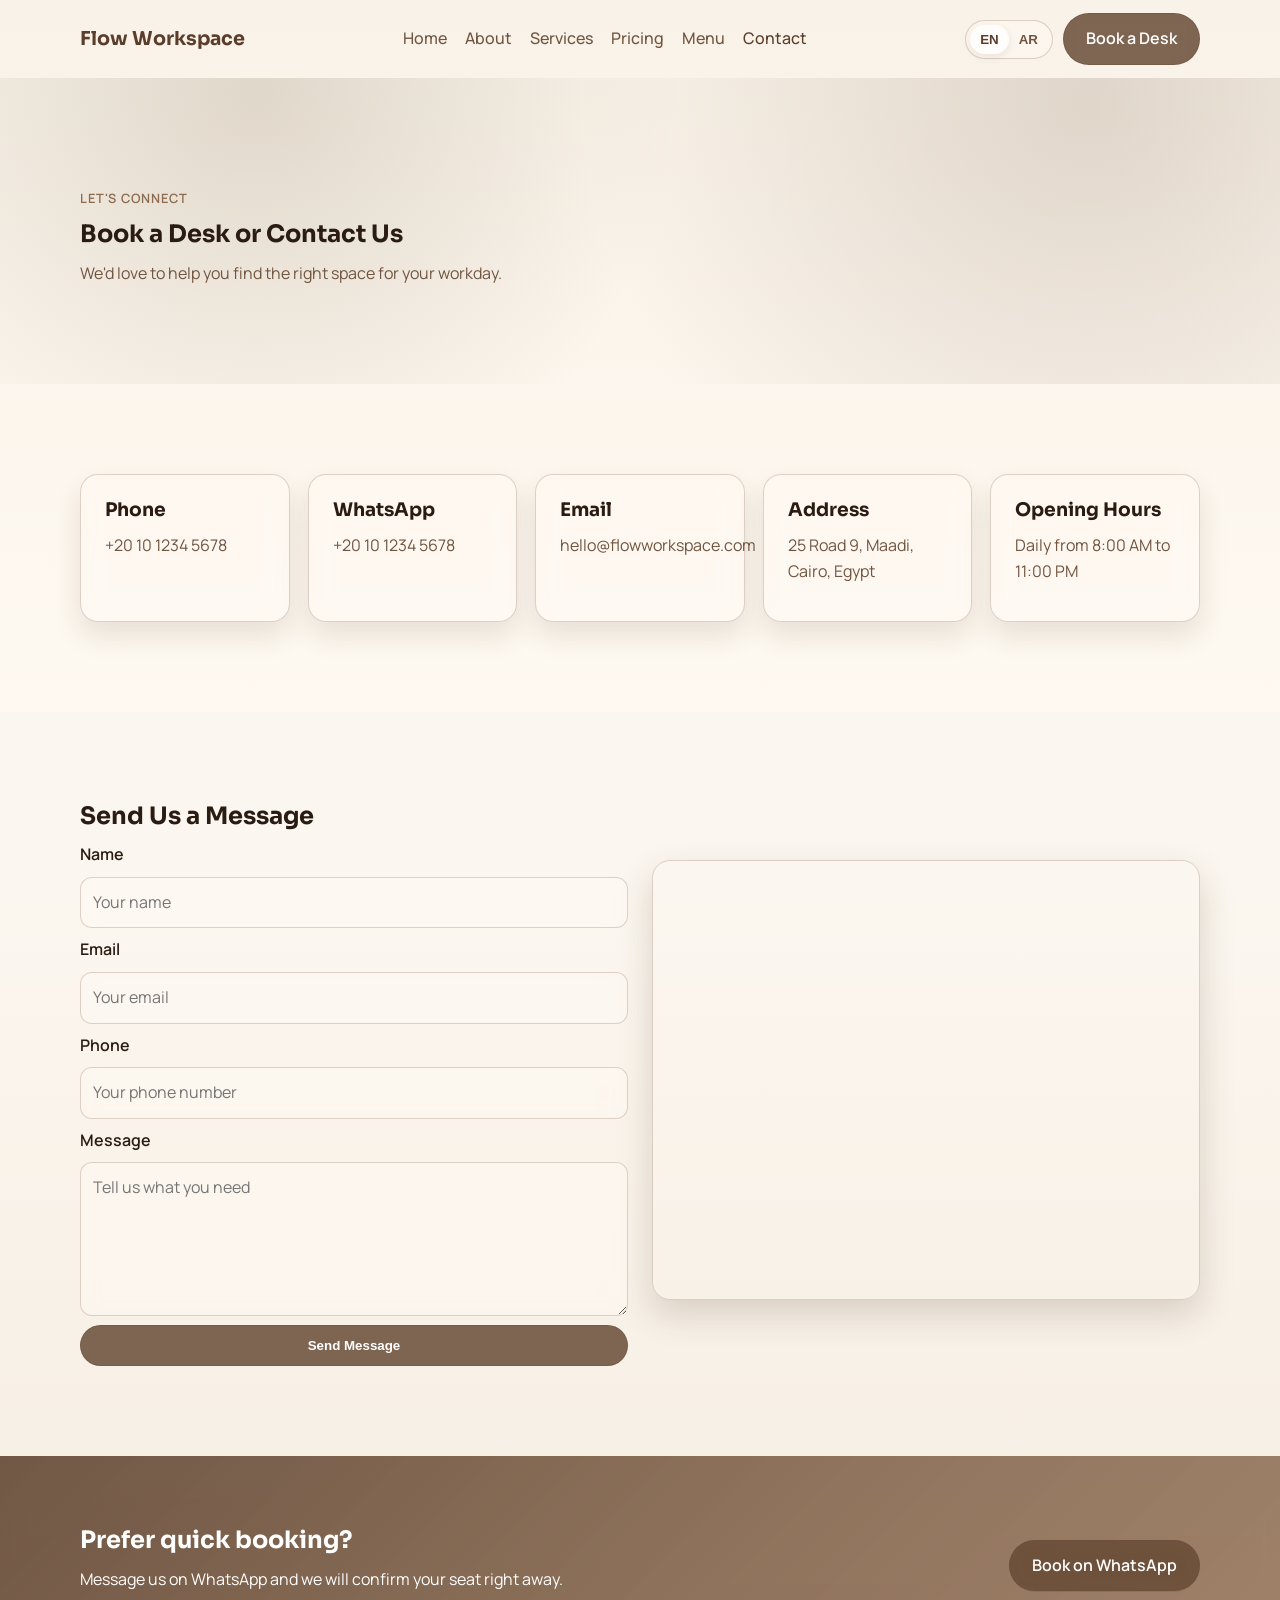
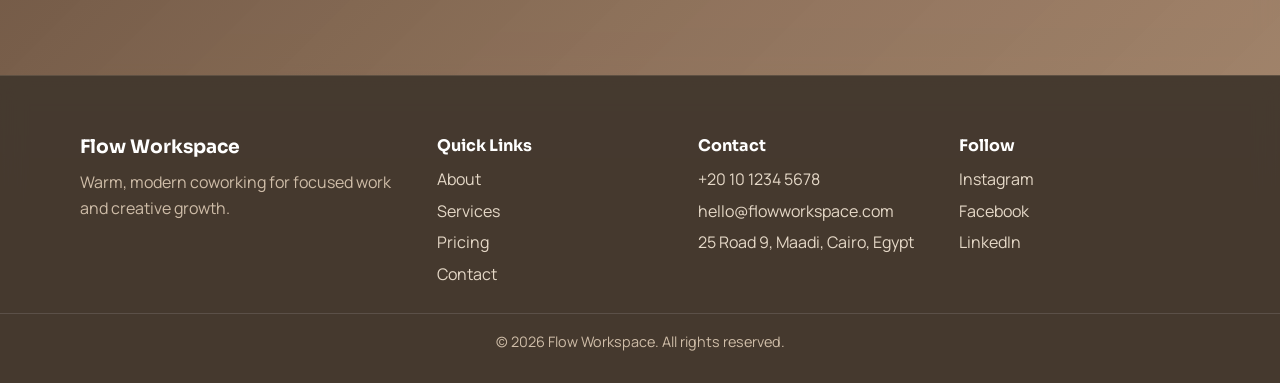
<file: contact.html>
<!DOCTYPE html>
<html lang="en" dir="ltr">
<head>
  <meta charset="UTF-8">
  <meta name="viewport" content="width=device-width, initial-scale=1.0">
  <title>Contact | Flow Workspace</title>
  <meta name="description" content="Contact Flow Workspace to book a desk, ask about plans, or visit our coworking location in Maadi, Cairo.">
  <link rel="preconnect" href="https://fonts.googleapis.com">
  <link rel="preconnect" href="https://fonts.gstatic.com" crossorigin>
  <link href="https://fonts.googleapis.com/css2?family=Alexandria:wght@400;500;600;700&family=Manrope:wght@400;500;600;700;800&family=Sora:wght@500;600;700;800&display=swap" rel="stylesheet">
  <link rel="stylesheet" href="style.css">
</head>
<body data-page="contact">
  <header class="site-header">
    <div class="container nav-wrap">
      <a class="logo" href="index.html">Flow Workspace</a>
      <button class="mobile-toggle" data-mobile-toggle aria-label="Toggle navigation">☰</button>
      <nav class="nav-links" id="site-nav">
        <a href="index.html" data-i18n="nav_home">Home</a>
        <a href="about.html" data-i18n="nav_about">About</a>
        <a href="services.html" data-i18n="nav_services">Services</a>
        <a href="pricing.html" data-i18n="nav_pricing">Pricing</a>
        <a href="menu.html" data-i18n="nav_menu">Menu</a>
        <a href="contact.html" data-i18n="nav_contact">Contact</a>
      </nav>
      <div class="header-actions">
        <div class="lang-switcher">
          <button type="button" data-lang="en" class="lang-btn is-active">EN</button>
          <button type="button" data-lang="ar" class="lang-btn">AR</button>
        </div>
        <a class="btn btn-primary" href="https://wa.me/201012345678?text=Hi%20Flow%20Workspace%2C%20I%20want%20to%20book%20a%20desk." target="_blank" rel="noopener" data-i18n="book_desk">Book a Desk</a>
      </div>
    </div>
  </header>

  <main>
    <section class="page-hero">
      <div class="container reveal">
        <p class="eyebrow" data-i18n="contact_eyebrow">Let's Connect</p>
        <h1 data-i18n="contact_title">Book a Desk or Contact Us</h1>
        <p data-i18n="contact_subtitle">We'd love to help you find the right space for your workday.</p>
      </div>
    </section>

    <section class="section reveal">
      <div class="container">
        <div class="card-grid five">
          <article class="card"><h3 data-i18n="label_phone">Phone</h3><p>+20 10 1234 5678</p></article>
          <article class="card"><h3 data-i18n="label_whatsapp">WhatsApp</h3><p>+20 10 1234 5678</p></article>
          <article class="card"><h3 data-i18n="label_email">Email</h3><p>hello@flowworkspace.com</p></article>
          <article class="card"><h3 data-i18n="label_address">Address</h3><p data-i18n="contact_address">25 Road 9, Maadi, Cairo, Egypt</p></article>
          <article class="card"><h3 data-i18n="label_hours">Opening Hours</h3><p data-i18n="hours_value">Daily from 8:00 AM to 11:00 PM</p></article>
        </div>
      </div>
    </section>

    <section class="section section-gray reveal">
      <div class="container split">
        <div>
          <h2 data-i18n="contact_form_title">Send Us a Message</h2>
          <form class="contact-form" data-contact-form>
            <label for="name" data-i18n="form_name">Name</label>
            <input id="name" name="name" type="text" required data-i18n-placeholder="form_name_ph" placeholder="Your name">

            <label for="email" data-i18n="form_email">Email</label>
            <input id="email" name="email" type="email" required data-i18n-placeholder="form_email_ph" placeholder="Your email">

            <label for="phone" data-i18n="form_phone">Phone</label>
            <input id="phone" name="phone" type="tel" data-i18n-placeholder="form_phone_ph" placeholder="Your phone number">

            <label for="message" data-i18n="form_message">Message</label>
            <textarea id="message" name="message" rows="5" required data-i18n-placeholder="form_message_ph" placeholder="Tell us what you need"></textarea>

            <button class="btn btn-primary" type="submit" data-i18n="form_submit">Send Message</button>
          </form>
        </div>
        <div class="map-wrap">
          <iframe title="Flow Workspace location map" src="https://maps.google.com/maps?q=maadi%20cairo&t=&z=13&ie=UTF8&iwloc=&output=embed" loading="lazy"></iframe>
        </div>
      </div>
    </section>

    <section class="cta-banner reveal">
      <div class="container cta-grid">
        <div>
          <h2 data-i18n="contact_cta_title">Prefer quick booking?</h2>
          <p data-i18n="contact_cta_text">Message us on WhatsApp and we will confirm your seat right away.</p>
        </div>
        <div class="cta-actions">
          <a class="btn btn-primary" href="https://wa.me/201012345678?text=Hi%20Flow%20Workspace%2C%20I%20want%20to%20book%20a%20desk." target="_blank" rel="noopener" data-i18n="book_whatsapp">Book on WhatsApp</a>
        </div>
      </div>
    </section>
  </main>

  <footer class="site-footer">
    <div class="container footer-grid">
      <div>
        <h3>Flow Workspace</h3>
        <p data-i18n="footer_tagline">Warm, modern coworking for focused work and creative growth.</p>
      </div>
      <div>
        <h4 data-i18n="footer_quick_links">Quick Links</h4>
        <ul>
          <li><a href="about.html" data-i18n="nav_about">About</a></li>
          <li><a href="services.html" data-i18n="nav_services">Services</a></li>
          <li><a href="pricing.html" data-i18n="nav_pricing">Pricing</a></li>
          <li><a href="contact.html" data-i18n="nav_contact">Contact</a></li>
        </ul>
      </div>
      <div>
        <h4 data-i18n="footer_contact">Contact</h4>
        <ul>
          <li>+20 10 1234 5678</li>
          <li>hello@flowworkspace.com</li>
          <li data-i18n="contact_address">25 Road 9, Maadi, Cairo, Egypt</li>
        </ul>
      </div>
      <div>
        <h4 data-i18n="footer_follow">Follow</h4>
        <ul>
          <li><a href="#">Instagram</a></li>
          <li><a href="#">Facebook</a></li>
          <li><a href="#">LinkedIn</a></li>
        </ul>
      </div>
    </div>
    <p class="copyright">© <span id="year"></span> Flow Workspace. <span data-i18n="footer_rights">All rights reserved.</span></p>
  </footer>

  <script src="script.js"></script>
</body>
</html>
</file>
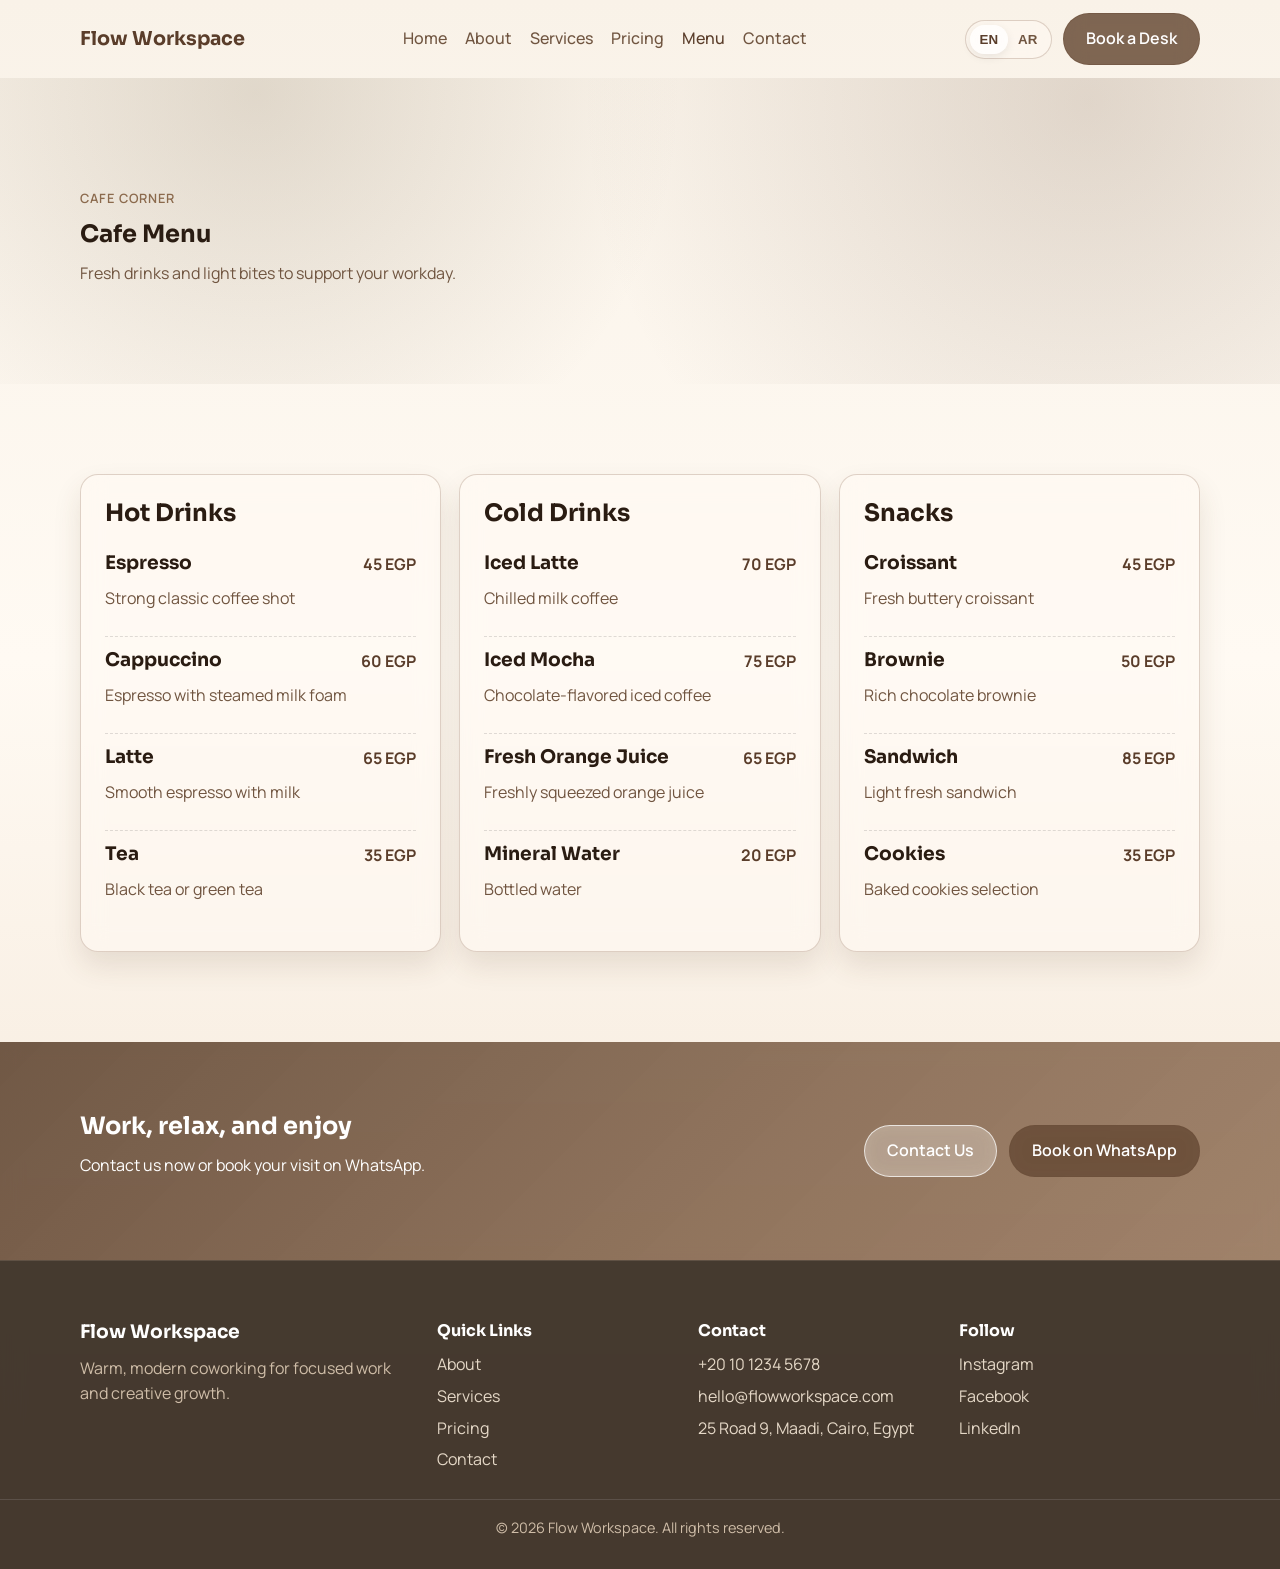
<file: menu.html>
<!DOCTYPE html>
<html lang="en" dir="ltr">
<head>
  <meta charset="UTF-8">
  <meta name="viewport" content="width=device-width, initial-scale=1.0">
  <title>Cafe Menu | Flow Workspace</title>
  <meta name="description" content="Browse Flow Workspace cafe menu with hot drinks, cold drinks, and light snacks designed for productive workdays.">
  <link rel="preconnect" href="https://fonts.googleapis.com">
  <link rel="preconnect" href="https://fonts.gstatic.com" crossorigin>
  <link href="https://fonts.googleapis.com/css2?family=Alexandria:wght@400;500;600;700&family=Manrope:wght@400;500;600;700;800&family=Sora:wght@500;600;700;800&display=swap" rel="stylesheet">
  <link rel="stylesheet" href="style.css">
</head>
<body data-page="menu">
  <header class="site-header">
    <div class="container nav-wrap">
      <a class="logo" href="index.html">Flow Workspace</a>
      <button class="mobile-toggle" data-mobile-toggle aria-label="Toggle navigation">☰</button>
      <nav class="nav-links" id="site-nav">
        <a href="index.html" data-i18n="nav_home">Home</a>
        <a href="about.html" data-i18n="nav_about">About</a>
        <a href="services.html" data-i18n="nav_services">Services</a>
        <a href="pricing.html" data-i18n="nav_pricing">Pricing</a>
        <a href="menu.html" data-i18n="nav_menu">Menu</a>
        <a href="contact.html" data-i18n="nav_contact">Contact</a>
      </nav>
      <div class="header-actions">
        <div class="lang-switcher">
          <button type="button" data-lang="en" class="lang-btn is-active">EN</button>
          <button type="button" data-lang="ar" class="lang-btn">AR</button>
        </div>
        <a class="btn btn-primary" href="https://wa.me/201012345678?text=Hi%20Flow%20Workspace%2C%20I%20want%20to%20book%20a%20desk." target="_blank" rel="noopener" data-i18n="book_desk">Book a Desk</a>
      </div>
    </div>
  </header>

  <main>
    <section class="page-hero">
      <div class="container reveal">
        <p class="eyebrow" data-i18n="menu_eyebrow">Cafe Corner</p>
        <h1 data-i18n="menu_title">Cafe Menu</h1>
        <p data-i18n="menu_subtitle">Fresh drinks and light bites to support your workday.</p>
      </div>
    </section>

    <section class="section reveal">
      <div class="container">
        <div class="menu-grid">
          <article class="menu-card">
            <h2 data-i18n="cat_hot">Hot Drinks</h2>
            <ul class="menu-list">
              <li><div><h3 data-i18n="item_espresso">Espresso</h3><p data-i18n="item_espresso_desc">Strong classic coffee shot</p></div><span>45 EGP</span></li>
              <li><div><h3 data-i18n="item_cappuccino">Cappuccino</h3><p data-i18n="item_cappuccino_desc">Espresso with steamed milk foam</p></div><span>60 EGP</span></li>
              <li><div><h3 data-i18n="item_latte">Latte</h3><p data-i18n="item_latte_desc">Smooth espresso with milk</p></div><span>65 EGP</span></li>
              <li><div><h3 data-i18n="item_tea">Tea</h3><p data-i18n="item_tea_desc">Black tea or green tea</p></div><span>35 EGP</span></li>
            </ul>
          </article>

          <article class="menu-card">
            <h2 data-i18n="cat_cold">Cold Drinks</h2>
            <ul class="menu-list">
              <li><div><h3 data-i18n="item_iced_latte">Iced Latte</h3><p data-i18n="item_iced_latte_desc">Chilled milk coffee</p></div><span>70 EGP</span></li>
              <li><div><h3 data-i18n="item_iced_mocha">Iced Mocha</h3><p data-i18n="item_iced_mocha_desc">Chocolate-flavored iced coffee</p></div><span>75 EGP</span></li>
              <li><div><h3 data-i18n="item_orange">Fresh Orange Juice</h3><p data-i18n="item_orange_desc">Freshly squeezed orange juice</p></div><span>65 EGP</span></li>
              <li><div><h3 data-i18n="item_water">Mineral Water</h3><p data-i18n="item_water_desc">Bottled water</p></div><span>20 EGP</span></li>
            </ul>
          </article>

          <article class="menu-card">
            <h2 data-i18n="cat_snacks">Snacks</h2>
            <ul class="menu-list">
              <li><div><h3 data-i18n="item_croissant">Croissant</h3><p data-i18n="item_croissant_desc">Fresh buttery croissant</p></div><span>45 EGP</span></li>
              <li><div><h3 data-i18n="item_brownie">Brownie</h3><p data-i18n="item_brownie_desc">Rich chocolate brownie</p></div><span>50 EGP</span></li>
              <li><div><h3 data-i18n="item_sandwich">Sandwich</h3><p data-i18n="item_sandwich_desc">Light fresh sandwich</p></div><span>85 EGP</span></li>
              <li><div><h3 data-i18n="item_cookies">Cookies</h3><p data-i18n="item_cookies_desc">Baked cookies selection</p></div><span>35 EGP</span></li>
            </ul>
          </article>
        </div>
      </div>
    </section>

    <section class="cta-banner reveal">
      <div class="container cta-grid">
        <div>
          <h2 data-i18n="menu_cta_title">Work, relax, and enjoy</h2>
          <p data-i18n="menu_cta_text">Contact us now or book your visit on WhatsApp.</p>
        </div>
        <div class="cta-actions">
          <a class="btn btn-outline" href="contact.html" data-i18n="contact_us">Contact Us</a>
          <a class="btn btn-primary" href="https://wa.me/201012345678?text=Hi%20Flow%20Workspace%2C%20I%20want%20to%20visit%20Flow%20Workspace." target="_blank" rel="noopener" data-i18n="book_whatsapp">Book on WhatsApp</a>
        </div>
      </div>
    </section>
  </main>

  <footer class="site-footer">
    <div class="container footer-grid">
      <div>
        <h3>Flow Workspace</h3>
        <p data-i18n="footer_tagline">Warm, modern coworking for focused work and creative growth.</p>
      </div>
      <div>
        <h4 data-i18n="footer_quick_links">Quick Links</h4>
        <ul>
          <li><a href="about.html" data-i18n="nav_about">About</a></li>
          <li><a href="services.html" data-i18n="nav_services">Services</a></li>
          <li><a href="pricing.html" data-i18n="nav_pricing">Pricing</a></li>
          <li><a href="contact.html" data-i18n="nav_contact">Contact</a></li>
        </ul>
      </div>
      <div>
        <h4 data-i18n="footer_contact">Contact</h4>
        <ul>
          <li>+20 10 1234 5678</li>
          <li>hello@flowworkspace.com</li>
          <li data-i18n="contact_address">25 Road 9, Maadi, Cairo, Egypt</li>
        </ul>
      </div>
      <div>
        <h4 data-i18n="footer_follow">Follow</h4>
        <ul>
          <li><a href="#">Instagram</a></li>
          <li><a href="#">Facebook</a></li>
          <li><a href="#">LinkedIn</a></li>
        </ul>
      </div>
    </div>
    <p class="copyright">© <span id="year"></span> Flow Workspace. <span data-i18n="footer_rights">All rights reserved.</span></p>
  </footer>

  <script src="script.js"></script>
</body>
</html>
</file>
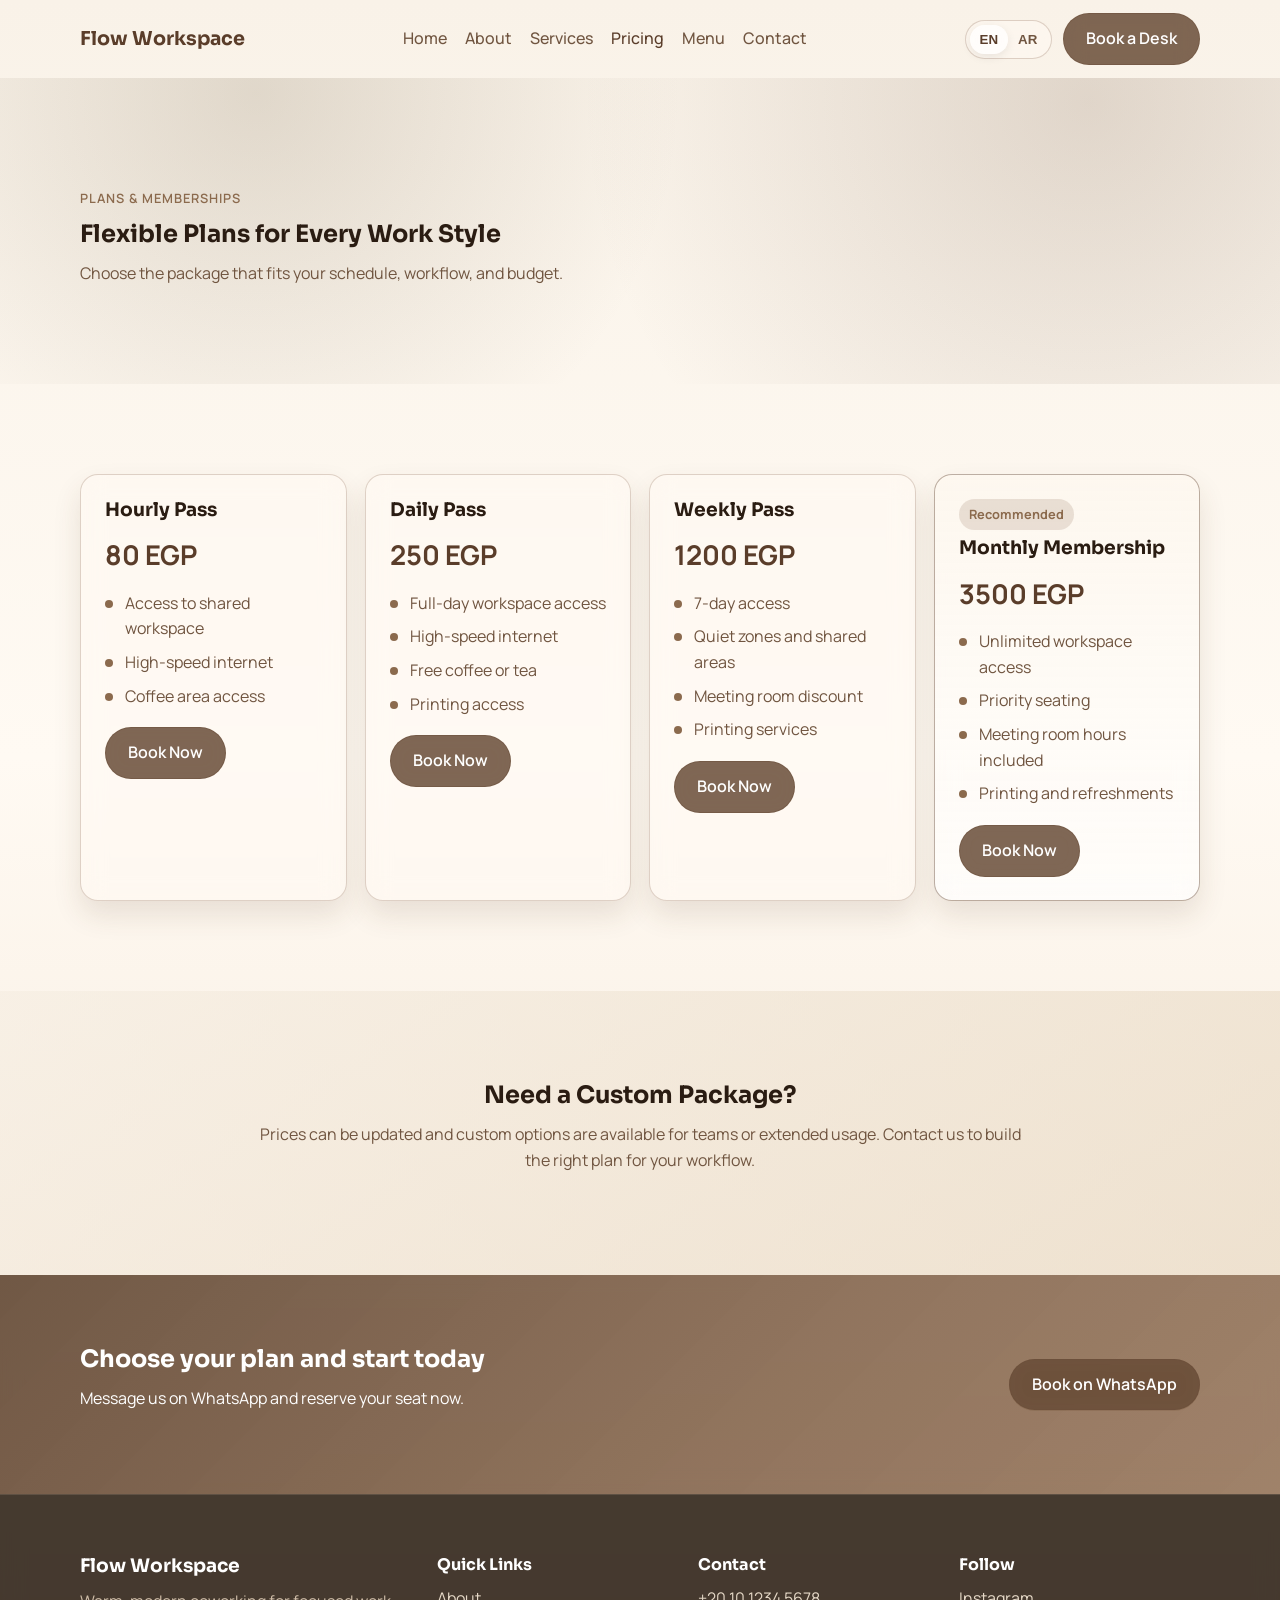
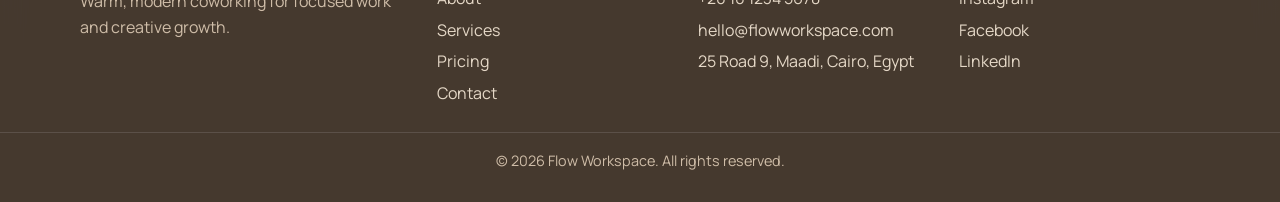
<file: pricing.html>
<!DOCTYPE html>
<html lang="en" dir="ltr">
<head>
  <meta charset="UTF-8">
  <meta name="viewport" content="width=device-width, initial-scale=1.0">
  <title>Pricing | Flow Workspace</title>
  <meta name="description" content="Choose flexible coworking plans at Flow Workspace, from hourly passes to monthly memberships.">
  <link rel="preconnect" href="https://fonts.googleapis.com">
  <link rel="preconnect" href="https://fonts.gstatic.com" crossorigin>
  <link href="https://fonts.googleapis.com/css2?family=Alexandria:wght@400;500;600;700&family=Manrope:wght@400;500;600;700;800&family=Sora:wght@500;600;700;800&display=swap" rel="stylesheet">
  <link rel="stylesheet" href="style.css">
</head>
<body data-page="pricing">
  <header class="site-header">
    <div class="container nav-wrap">
      <a class="logo" href="index.html">Flow Workspace</a>
      <button class="mobile-toggle" data-mobile-toggle aria-label="Toggle navigation">☰</button>
      <nav class="nav-links" id="site-nav">
        <a href="index.html" data-i18n="nav_home">Home</a>
        <a href="about.html" data-i18n="nav_about">About</a>
        <a href="services.html" data-i18n="nav_services">Services</a>
        <a href="pricing.html" data-i18n="nav_pricing">Pricing</a>
        <a href="menu.html" data-i18n="nav_menu">Menu</a>
        <a href="contact.html" data-i18n="nav_contact">Contact</a>
      </nav>
      <div class="header-actions">
        <div class="lang-switcher">
          <button type="button" data-lang="en" class="lang-btn is-active">EN</button>
          <button type="button" data-lang="ar" class="lang-btn">AR</button>
        </div>
        <a class="btn btn-primary" href="https://wa.me/201012345678?text=Hi%20Flow%20Workspace%2C%20I%20want%20to%20book%20a%20desk." target="_blank" rel="noopener" data-i18n="book_desk">Book a Desk</a>
      </div>
    </div>
  </header>

  <main>
    <section class="page-hero">
      <div class="container reveal">
        <p class="eyebrow" data-i18n="pricing_eyebrow">Plans & Memberships</p>
        <h1 data-i18n="pricing_title">Flexible Plans for Every Work Style</h1>
        <p data-i18n="pricing_subtitle">Choose the package that fits your schedule, workflow, and budget.</p>
      </div>
    </section>

    <section class="section reveal">
      <div class="container">
        <div class="card-grid four">
          <article class="pricing-card">
            <h3 data-i18n="plan_hourly">Hourly Pass</h3>
            <p class="price">80 EGP</p>
            <ul>
              <li data-i18n="price_hourly_f1">Access to shared workspace</li>
              <li data-i18n="price_hourly_f2">High-speed internet</li>
              <li data-i18n="price_hourly_f3">Coffee area access</li>
            </ul>
            <a class="btn btn-primary" href="https://wa.me/201012345678?text=Hi%20Flow%20Workspace%2C%20I%20want%20the%20Hourly%20Pass." target="_blank" rel="noopener" data-i18n="book_now">Book Now</a>
          </article>
          <article class="pricing-card">
            <h3 data-i18n="plan_daily">Daily Pass</h3>
            <p class="price">250 EGP</p>
            <ul>
              <li data-i18n="price_daily_f1">Full-day workspace access</li>
              <li data-i18n="price_daily_f2">High-speed internet</li>
              <li data-i18n="price_daily_f3">Free coffee or tea</li>
              <li data-i18n="price_daily_f4">Printing access</li>
            </ul>
            <a class="btn btn-primary" href="https://wa.me/201012345678?text=Hi%20Flow%20Workspace%2C%20I%20want%20the%20Daily%20Pass." target="_blank" rel="noopener" data-i18n="book_now">Book Now</a>
          </article>
          <article class="pricing-card">
            <h3 data-i18n="plan_weekly">Weekly Pass</h3>
            <p class="price">1200 EGP</p>
            <ul>
              <li data-i18n="price_weekly_f1">7-day access</li>
              <li data-i18n="price_weekly_f2">Quiet zones and shared areas</li>
              <li data-i18n="price_weekly_f3">Meeting room discount</li>
              <li data-i18n="price_weekly_f4">Printing services</li>
            </ul>
            <a class="btn btn-primary" href="https://wa.me/201012345678?text=Hi%20Flow%20Workspace%2C%20I%20want%20the%20Weekly%20Pass." target="_blank" rel="noopener" data-i18n="book_now">Book Now</a>
          </article>
          <article class="pricing-card highlighted">
            <span class="badge" data-i18n="recommended">Recommended</span>
            <h3 data-i18n="plan_monthly">Monthly Membership</h3>
            <p class="price">3500 EGP</p>
            <ul>
              <li data-i18n="price_monthly_f1">Unlimited workspace access</li>
              <li data-i18n="price_monthly_f2">Priority seating</li>
              <li data-i18n="price_monthly_f3">Meeting room hours included</li>
              <li data-i18n="price_monthly_f4">Printing and refreshments</li>
            </ul>
            <a class="btn btn-primary" href="https://wa.me/201012345678?text=Hi%20Flow%20Workspace%2C%20I%20want%20the%20Monthly%20Membership." target="_blank" rel="noopener" data-i18n="book_now">Book Now</a>
          </article>
        </div>
      </div>
    </section>

    <section class="section section-beige reveal">
      <div class="container intro-block">
        <h2 data-i18n="pricing_note_title">Need a Custom Package?</h2>
        <p data-i18n="pricing_note_text">Prices can be updated and custom options are available for teams or extended usage. Contact us to build the right plan for your workflow.</p>
      </div>
    </section>

    <section class="cta-banner reveal">
      <div class="container cta-grid">
        <div>
          <h2 data-i18n="pricing_cta_title">Choose your plan and start today</h2>
          <p data-i18n="pricing_cta_text">Message us on WhatsApp and reserve your seat now.</p>
        </div>
        <div class="cta-actions">
          <a class="btn btn-primary" href="https://wa.me/201012345678?text=Hi%20Flow%20Workspace%2C%20I%20want%20to%20book%20a%20plan." target="_blank" rel="noopener" data-i18n="book_whatsapp">Book on WhatsApp</a>
        </div>
      </div>
    </section>
  </main>

  <footer class="site-footer">
    <div class="container footer-grid">
      <div>
        <h3>Flow Workspace</h3>
        <p data-i18n="footer_tagline">Warm, modern coworking for focused work and creative growth.</p>
      </div>
      <div>
        <h4 data-i18n="footer_quick_links">Quick Links</h4>
        <ul>
          <li><a href="about.html" data-i18n="nav_about">About</a></li>
          <li><a href="services.html" data-i18n="nav_services">Services</a></li>
          <li><a href="pricing.html" data-i18n="nav_pricing">Pricing</a></li>
          <li><a href="contact.html" data-i18n="nav_contact">Contact</a></li>
        </ul>
      </div>
      <div>
        <h4 data-i18n="footer_contact">Contact</h4>
        <ul>
          <li>+20 10 1234 5678</li>
          <li>hello@flowworkspace.com</li>
          <li data-i18n="contact_address">25 Road 9, Maadi, Cairo, Egypt</li>
        </ul>
      </div>
      <div>
        <h4 data-i18n="footer_follow">Follow</h4>
        <ul>
          <li><a href="#">Instagram</a></li>
          <li><a href="#">Facebook</a></li>
          <li><a href="#">LinkedIn</a></li>
        </ul>
      </div>
    </div>
    <p class="copyright">© <span id="year"></span> Flow Workspace. <span data-i18n="footer_rights">All rights reserved.</span></p>
  </footer>

  <script src="script.js"></script>
</body>
</html>
</file>
<file: style.css>
:root {
  --white: #ffffff;
  --light-gray: #f6efe6;
  --warm-beige: #e2ceb4;
  --dark-blue: #5a3d2a;
  --muted-green: #8b6a4d;
  --dark-text: #2a1c12;
  --secondary-text: #705540;
  --glass-bg: rgba(255, 250, 243, 0.5);
  --glass-strong: rgba(255, 248, 238, 0.72);
  --glass-border: rgba(120, 86, 58, 0.24);
  --radius: 18px;
  --radius-sm: 12px;
  --shadow: 0 14px 35px rgba(74, 48, 28, 0.18);
}

*,
*::before,
*::after {
  box-sizing: border-box;
}

html {
  scroll-behavior: smooth;
}

body {
  margin: 0;
  font-family: "Manrope", "Alexandria", sans-serif;
  color: var(--dark-text);
  background: linear-gradient(180deg, #f9f2e8 0%, #fffaf3 42%, #f1e2d1 100%);
  line-height: 1.6;
}

body.rtl {
  font-family: "Alexandria", "Manrope", sans-serif;
}

img {
  max-width: 100%;
  display: block;
  border-radius: var(--radius);
}

a {
  color: inherit;
  text-decoration: none;
}

h1,
h2,
h3,
h4 {
  font-family: "Sora", "Alexandria", sans-serif;
  line-height: 1.2;
  margin: 0 0 12px;
}

p {
  margin: 0 0 12px;
  color: var(--secondary-text);
}

ul {
  margin: 0;
  padding: 0;
  list-style: none;
}

.container {
  width: min(1120px, calc(100% - 40px));
  margin: 0 auto;
}

.section {
  padding: 90px 0;
}

.section-gray {
  background: rgba(247, 242, 234, 0.45);
}

.section-beige {
  background: linear-gradient(120deg, rgba(245, 237, 225, 0.62), rgba(232, 217, 195, 0.62));
}

.eyebrow {
  letter-spacing: 0.08em;
  text-transform: uppercase;
  color: var(--muted-green);
  font-weight: 600;
  font-size: 0.8rem;
}

.site-header {
  position: sticky;
  top: 0;
  z-index: 1000;
  background: transparent;
  backdrop-filter: none;
  border-bottom: 0;
  transition: background-color 0.3s ease, backdrop-filter 0.3s ease, border-color 0.3s ease, box-shadow 0.3s ease;
}

.site-header.is-scrolled {
  background: var(--glass-strong);
  backdrop-filter: blur(14px);
  border-bottom: 1px solid var(--glass-border);
  box-shadow: 0 8px 20px rgba(80, 56, 36, 0.08);
}

.nav-wrap {
  min-height: 78px;
  display: flex;
  align-items: center;
  justify-content: space-between;
  gap: 18px;
}

.logo {
  font-family: "Sora", "Alexandria", sans-serif;
  font-size: 1.2rem;
  font-weight: 700;
  color: var(--dark-blue);
}

.nav-links {
  display: flex;
  align-items: center;
  gap: 18px;
}

.nav-links a {
  color: var(--secondary-text);
  font-weight: 500;
  transition: color 0.25s ease;
}

.nav-links a:hover,
.nav-links a.is-current {
  color: var(--dark-blue);
}

.header-actions {
  display: flex;
  align-items: center;
  gap: 10px;
}

.lang-switcher {
  display: inline-flex;
  background: rgba(255, 250, 243, 0.5);
  backdrop-filter: blur(10px);
  border: 1px solid var(--glass-border);
  border-radius: 999px;
  padding: 4px;
}

.lang-btn {
  border: 0;
  background: transparent;
  border-radius: 999px;
  padding: 7px 10px;
  font-weight: 600;
  color: var(--secondary-text);
  cursor: pointer;
}

.lang-btn.is-active {
  background: rgba(255, 255, 255, 0.72);
  backdrop-filter: blur(10px);
  color: var(--dark-blue);
  box-shadow: 0 3px 10px rgba(0, 0, 0, 0.08);
}

.mobile-toggle {
  display: none;
  border: 0;
  background: rgba(255, 250, 243, 0.55);
  backdrop-filter: blur(10px);
  border: 1px solid var(--glass-border);
  border-radius: 10px;
  width: 42px;
  height: 42px;
  font-size: 1.1rem;
  cursor: pointer;
}

.btn {
  display: inline-flex;
  align-items: center;
  justify-content: center;
  border-radius: 999px;
  padding: 12px 22px;
  font-weight: 600;
  border: 1px solid transparent;
  transition: transform 0.2s ease, box-shadow 0.2s ease, background-color 0.25s ease;
}

.btn:hover {
  transform: translateY(-2px);
  box-shadow: 0 10px 18px rgba(0, 0, 0, 0.1);
}

.btn-primary {
  background: rgba(107, 79, 58, 0.86);
  backdrop-filter: blur(10px);
  border: 1px solid rgba(107, 79, 58, 0.45);
  color: var(--white);
}

.btn-primary:hover {
  background: #5a422f;
}

.btn-outline {
  border-color: rgba(107, 79, 58, 0.45);
  color: var(--dark-blue);
  background: rgba(255, 250, 243, 0.4);
  backdrop-filter: blur(10px);
}

.btn-outline:hover {
  background: rgba(107, 79, 58, 0.1);
}

.hero,
.page-hero {
  padding: 110px 0 85px;
  background:
    radial-gradient(circle at 20% 5%, rgba(122, 106, 79, 0.2), transparent 40%),
    radial-gradient(circle at 85% 8%, rgba(107, 79, 58, 0.18), transparent 45%);
}

.hero-grid {
  display: grid;
  gap: 36px;
  grid-template-columns: 1fr 1fr;
  align-items: center;
}

.hero.hero-bg {
  min-height: calc(100vh - 78px);
  display: flex;
  align-items: center;
  background:
    linear-gradient(rgba(250, 244, 235, 0.30), rgba(250, 244, 235, 0.60)),
    url("./assets/hero-baner.jpg") center/cover no-repeat;
}

.hero.hero-bg .hero-grid {
  grid-template-columns: 1fr;
  justify-items: center;
}

.hero.hero-bg .hero-content {
  max-width: 860px;
  text-align: center;
}

.hero.hero-bg .hero-actions,
.hero.hero-bg .trust-list {
  justify-content: center;
}

.hero-content h1 {
  font-size: clamp(2rem, 4vw, 3.2rem);
  margin-bottom: 14px;
}

.hero-actions {
  display: flex;
  flex-wrap: wrap;
  gap: 12px;
  margin: 24px 0;
}

.trust-list {
  display: flex;
  flex-wrap: wrap;
  gap: 10px;
}

.trust-list li {
  background: rgba(255, 250, 243, 0.45);
  backdrop-filter: blur(10px);
  border: 1px solid var(--glass-border);
  border-radius: 999px;
  padding: 8px 14px;
  color: var(--secondary-text);
  font-size: 0.93rem;
}

.hero-media img {
  box-shadow: var(--shadow);
  min-height: 420px;
  object-fit: cover;
}

.intro-block {
  max-width: 780px;
  margin: 0 auto;
  text-align: center;
}

.section-head {
  margin-bottom: 28px;
}

.section-head.between {
  display: flex;
  align-items: center;
  justify-content: space-between;
  gap: 16px;
}

.card-grid {
  display: grid;
  gap: 18px;
}

.card-grid.three {
  grid-template-columns: repeat(3, minmax(0, 1fr));
}

.card-grid.four {
  grid-template-columns: repeat(4, minmax(0, 1fr));
}

.card-grid.five {
  grid-template-columns: repeat(5, minmax(0, 1fr));
}

.card,
.pricing-card,
.menu-card {
  background: var(--glass-bg);
  backdrop-filter: blur(12px);
  border-radius: var(--radius);
  border: 1px solid var(--glass-border);
  padding: 24px;
  box-shadow: 0 14px 28px rgba(80, 56, 36, 0.12);
  transition: transform 0.2s ease, box-shadow 0.2s ease;
}

.card:hover,
.pricing-card:hover,
.menu-card:hover {
  transform: translateY(-4px);
  box-shadow: 0 16px 32px rgba(15, 25, 43, 0.1);
}

.gallery-grid {
  display: grid;
  gap: 12px;
  grid-template-columns: repeat(4, minmax(0, 1fr));
}

.gallery-grid.large {
  grid-template-columns: repeat(3, minmax(0, 1fr));
}

.gallery-grid img {
  aspect-ratio: 4 / 3;
  object-fit: cover;
}

.pricing-card .price {
  color: var(--dark-blue);
  font-size: 1.7rem;
  font-weight: 700;
  margin-bottom: 14px;
}

.pricing-card ul {
  margin: 0 0 18px;
}

.pricing-card ul li {
  position: relative;
  padding-left: 20px;
  margin-bottom: 8px;
  color: var(--secondary-text);
}

body.rtl .pricing-card ul li {
  padding-left: 0;
  padding-right: 20px;
}

.pricing-card ul li::before {
  content: "";
  position: absolute;
  left: 0;
  top: 9px;
  width: 8px;
  height: 8px;
  border-radius: 50%;
  background: var(--muted-green);
}

body.rtl .pricing-card ul li::before {
  left: auto;
  right: 0;
}

.pricing-card.highlighted {
  border-color: rgba(107, 79, 58, 0.45);
  background: linear-gradient(180deg, rgba(253, 247, 239, 0.82), rgba(255, 255, 255, 0.66));
}

.badge {
  display: inline-block;
  padding: 5px 10px;
  border-radius: 999px;
  background: rgba(139, 106, 77, 0.18);
  color: var(--muted-green);
  font-size: 0.8rem;
  font-weight: 700;
  margin-bottom: 8px;
}

.badge-grid {
  display: grid;
  grid-template-columns: repeat(3, minmax(0, 1fr));
  gap: 12px;
}

.badge-grid span {
  background: rgba(255, 250, 243, 0.4);
  backdrop-filter: blur(10px);
  border: 1px solid var(--glass-border);
  border-radius: 12px;
  padding: 12px 14px;
  text-align: center;
  font-weight: 500;
}

.testimonial-slider {
  max-width: 780px;
  margin: 0 auto;
  text-align: center;
}

.testimonial-card {
  display: none;
  padding: 26px;
  background: rgba(255, 250, 243, 0.55);
  backdrop-filter: blur(12px);
  border: 1px solid var(--glass-border);
  border-radius: var(--radius);
  box-shadow: var(--shadow);
  animation: fadeIn 0.4s ease;
}

.testimonial-card.is-active {
  display: block;
}

.testimonial-dots {
  display: flex;
  justify-content: center;
  gap: 8px;
  margin-top: 14px;
}

.dot {
  border: 0;
  width: 10px;
  height: 10px;
  border-radius: 50%;
  background: #cfcfcf;
  cursor: pointer;
}

.dot.is-active {
  background: var(--dark-blue);
}

.split {
  display: grid;
  gap: 24px;
  grid-template-columns: 1fr 1fr;
  align-items: center;
}

.split.reverse {
  grid-template-columns: 1fr 1fr;
}

.menu-grid {
  display: grid;
  grid-template-columns: repeat(3, minmax(0, 1fr));
  gap: 18px;
}

.menu-list li {
  display: flex;
  justify-content: space-between;
  gap: 8px;
  padding: 12px 0;
  border-bottom: 1px dashed rgba(34, 34, 34, 0.14);
}

.menu-list li:last-child {
  border-bottom: 0;
}

.menu-list span {
  color: var(--dark-blue);
  font-weight: 700;
  white-space: nowrap;
}

.contact-form {
  display: grid;
  gap: 9px;
}

.contact-form label {
  font-weight: 600;
}

.contact-form input,
.contact-form textarea {
  width: 100%;
  border: 1px solid var(--glass-border);
  border-radius: var(--radius-sm);
  padding: 12px;
  font: inherit;
  background: rgba(255, 250, 243, 0.45);
  backdrop-filter: blur(8px);
}

.map-wrap iframe {
  width: 100%;
  min-height: 440px;
  border: 1px solid var(--glass-border);
  border-radius: var(--radius);
  box-shadow: var(--shadow);
}

.cta-banner {
  padding: 70px 0;
  background: linear-gradient(135deg, rgba(90, 63, 43, 0.86) 0%, rgba(122, 90, 65, 0.82) 60%, rgba(138, 104, 77, 0.8) 100%);
  backdrop-filter: blur(10px);
  color: var(--white);
}

.cta-banner p,
.cta-banner h2 {
  color: var(--white);
}

.cta-grid {
  display: flex;
  align-items: center;
  justify-content: space-between;
  gap: 18px;
}

.cta-actions {
  display: flex;
  flex-wrap: wrap;
  gap: 12px;
}

.cta-banner .btn-outline {
  border-color: rgba(255, 255, 255, 0.7);
  color: var(--white);
}

.cta-banner .btn-outline:hover {
  background: rgba(255, 255, 255, 0.15);
}

.site-footer {
  background: rgba(45, 33, 23, 0.88);
  backdrop-filter: blur(12px);
  border-top: 1px solid rgba(255, 228, 196, 0.14);
  color: #e5d8c7;
  padding: 60px 0 18px;
}

.site-footer p {
  color: #cfbda8;
}

.footer-grid {
  display: grid;
  gap: 20px;
  grid-template-columns: 1.4fr 1fr 1fr 1fr;
}

.footer-grid h3,
.footer-grid h4 {
  color: #ffffff;
}

.footer-grid li {
  margin: 0 0 6px;
}

.footer-grid a {
  color: #e5d8c7;
}

.copyright {
  text-align: center;
  border-top: 1px solid rgba(255, 255, 255, 0.12);
  margin-top: 20px;
  padding-top: 16px;
  font-size: 0.9rem;
}

.reveal {
  opacity: 0;
  transform: translateY(22px);
  transition: opacity 0.55s ease, transform 0.55s ease;
}

.reveal.in-view {
  opacity: 1;
  transform: translateY(0);
}

@keyframes fadeIn {
  from {
    opacity: 0;
  }
  to {
    opacity: 1;
  }
}

@media (max-width: 1024px) {
  .hero-grid,
  .split {
    grid-template-columns: 1fr;
  }

  .card-grid.three {
    grid-template-columns: repeat(2, minmax(0, 1fr));
  }

  .card-grid.four,
  .card-grid.five {
    grid-template-columns: repeat(2, minmax(0, 1fr));
  }

  .menu-grid {
    grid-template-columns: 1fr;
  }

  .gallery-grid {
    grid-template-columns: repeat(2, minmax(0, 1fr));
  }

  .footer-grid {
    grid-template-columns: 1fr 1fr;
  }
}

@media (max-width: 760px) {
  .nav-wrap {
    position: relative;
    min-height: 70px;
  }

  .mobile-toggle {
    display: inline-flex;
    align-items: center;
    justify-content: center;
  }

  .nav-links {
    position: absolute;
    top: 72px;
    left: 0;
    right: 0;
    background: rgba(255, 250, 243, 0.78);
    backdrop-filter: blur(14px);
    border-radius: 0 0 14px 14px;
    border: 1px solid var(--glass-border);
    box-shadow: 0 14px 24px rgba(0, 0, 0, 0.08);
    padding: 14px;
    display: grid;
    gap: 10px;
    opacity: 0;
    pointer-events: none;
    transform: translateY(-10px);
    transition: 0.25s ease;
  }

  .nav-links.is-open {
    opacity: 1;
    pointer-events: all;
    transform: translateY(0);
  }

  .header-actions .btn {
    display: none;
  }

  .section {
    padding: 70px 0;
  }

  .hero,
  .page-hero {
    padding-top: 95px;
  }

  .card-grid.three,
  .card-grid.four,
  .card-grid.five,
  .badge-grid,
  .gallery-grid,
  .gallery-grid.large {
    grid-template-columns: 1fr;
  }

  .section-head.between,
  .cta-grid,
  .cta-actions {
    flex-direction: column;
    align-items: flex-start;
  }

  .footer-grid {
    grid-template-columns: 1fr;
  }
}
</file>
